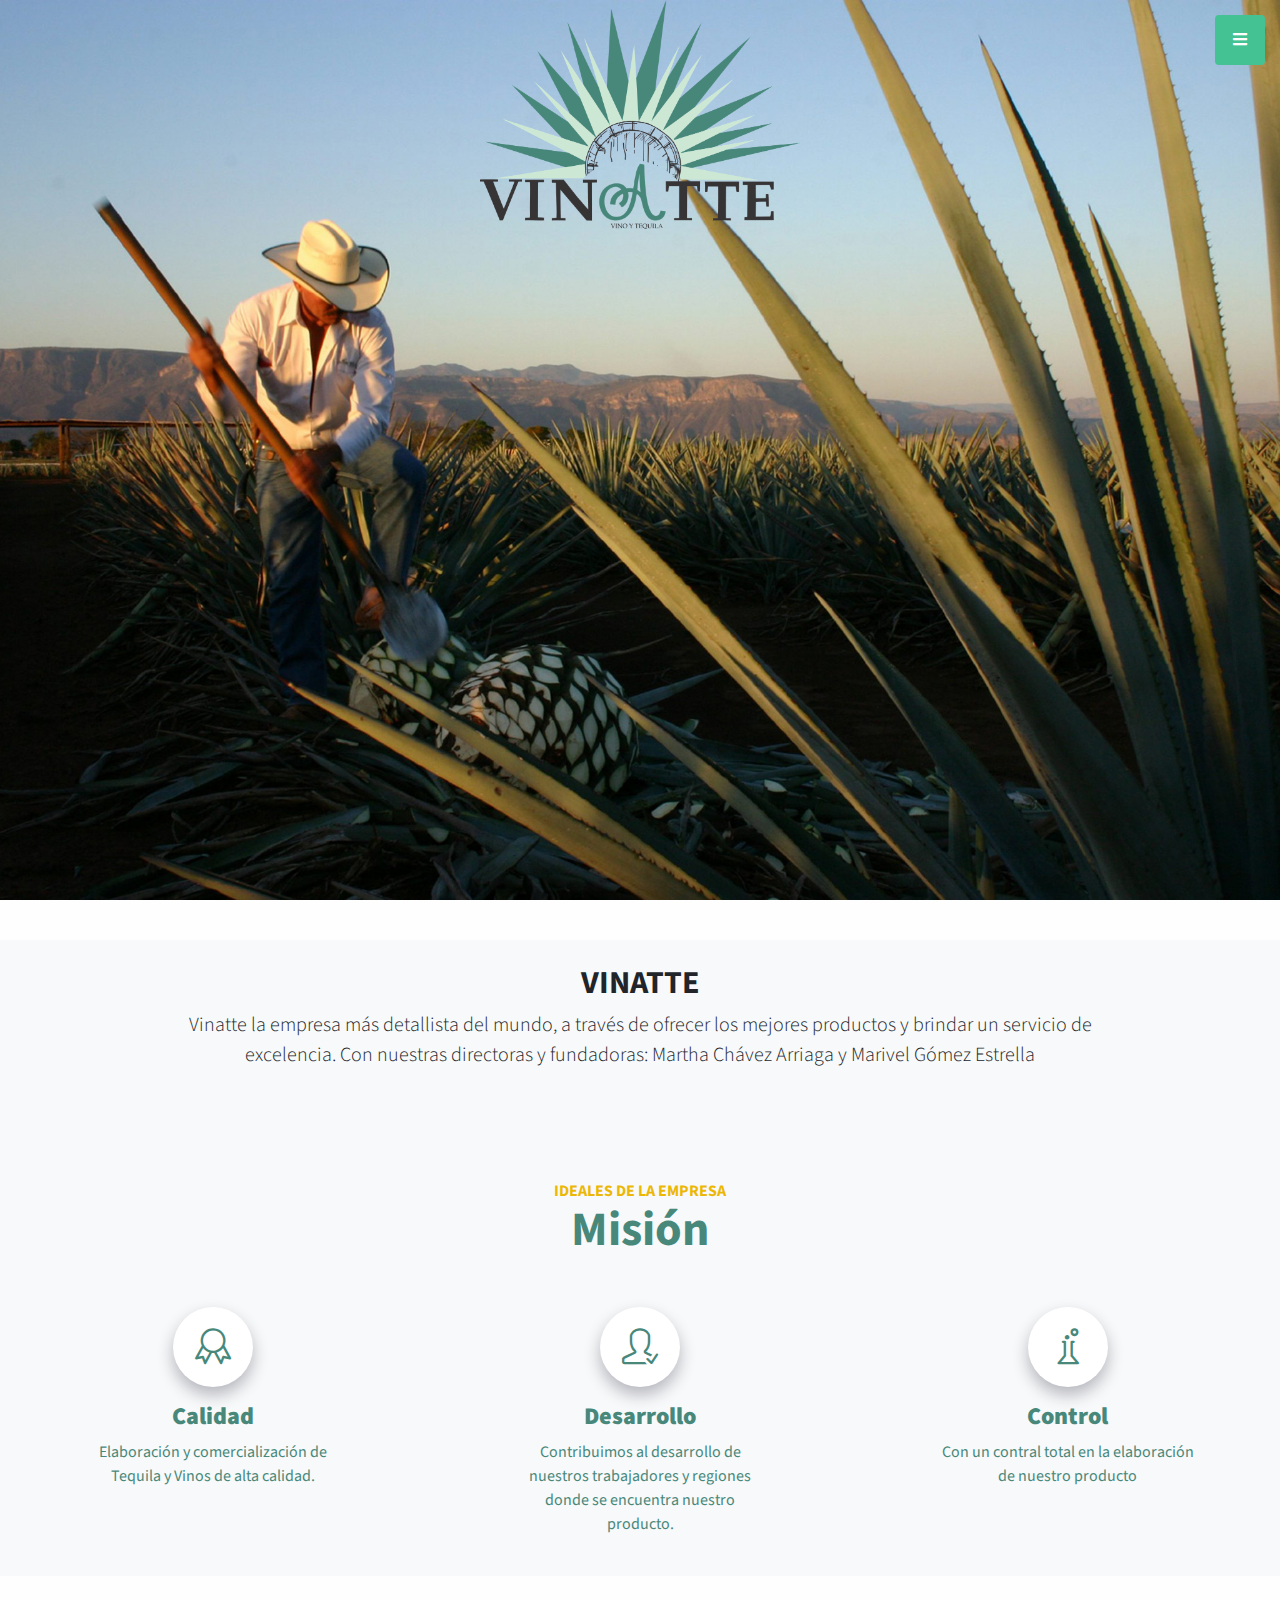
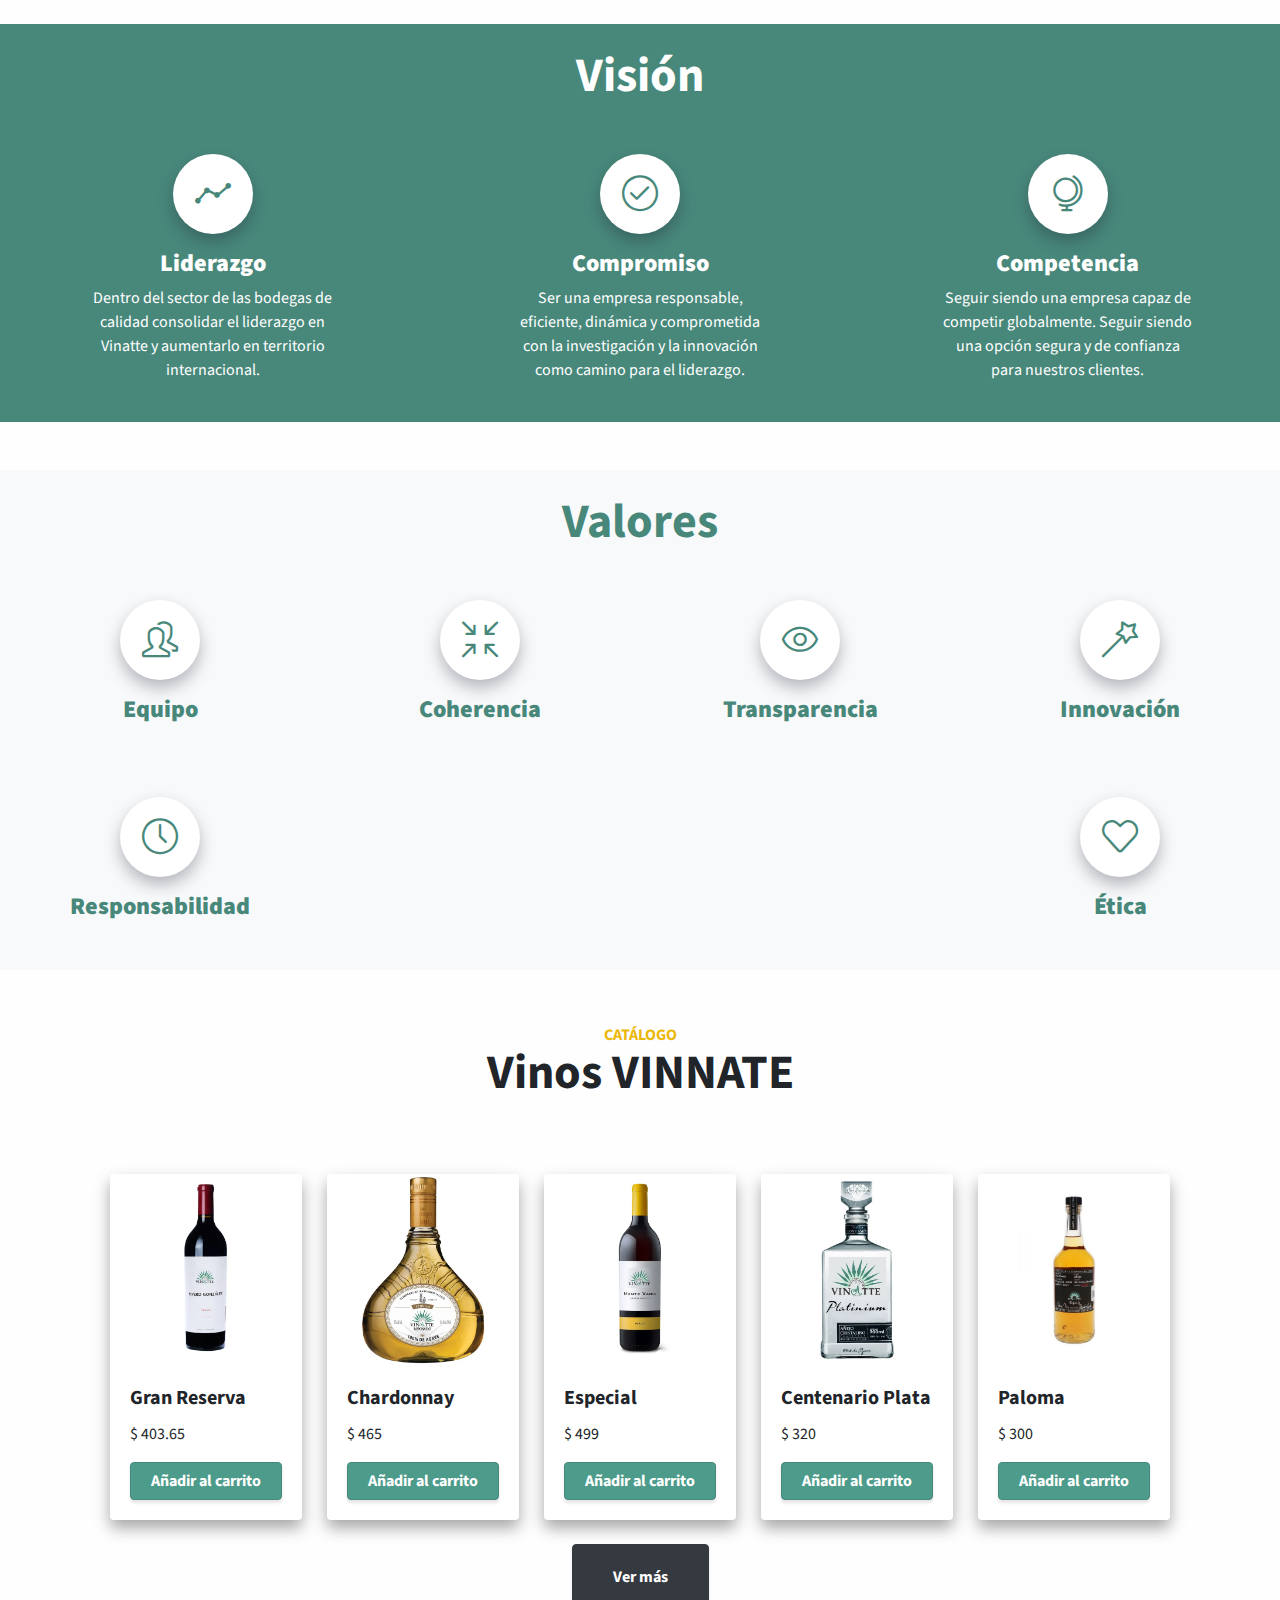
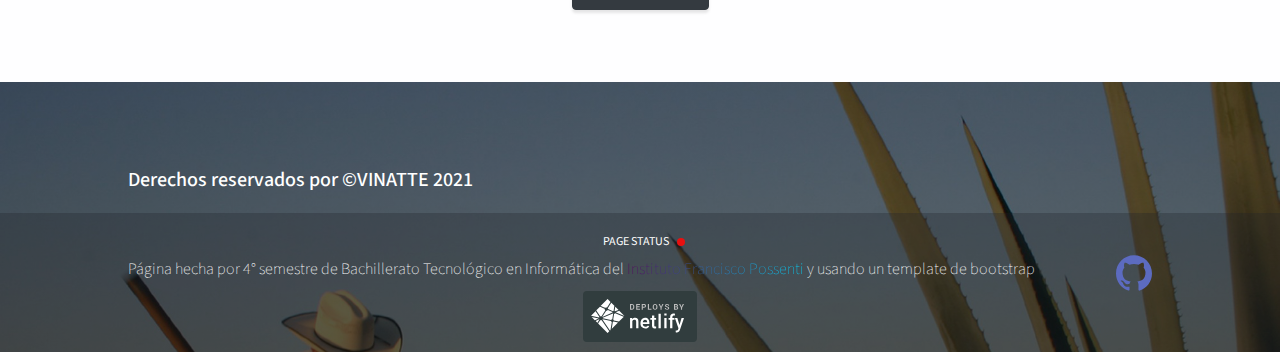
<file: index.html>
<!DOCTYPE html>
<html lang="en">
<head>
  <meta charset="utf-8">
  <meta name="viewport" content="width=device-width, initial-scale=1, shrink-to-fit=no">
  <meta name="description" content="">
  <meta name="author" content="">

  <link rel="shortcut icon" href="img/LogoVINATTE.png" type="image/x-icon">
  <!-- Bootstrap Core CSS -->
  <link href="vendor/bootstrap/css/bootstrap.min.css" rel="stylesheet">
  
  <!-- Custom Fonts -->
  <link href="vendor/fontawesome-free/css/all.min.css" rel="stylesheet" type="text/css">
  <link href="https://fonts.googleapis.com/css?family=Source+Sans+Pro:300,400,700,300italic,400italic,700italic" rel="stylesheet" type="text/css">
  <link href="vendor/simple-line-icons/css/simple-line-icons.css" rel="stylesheet">

  <!-- Custom CSS -->
  <link rel="stylesheet" href="css/responsive.css">
  <link rel="stylesheet" href="css/style.css">
  <link href="css/vinatte.css" rel="stylesheet">
  <title>VINATTE</title>
</head>

<body id="page-top">

  <!-- Navigation -->
  <a class="menu-toggle rounded" href="#">
    <i class="fas fa-bars"></i>
  </a>
  <nav id="sidebar-wrapper">
    <ul class="sidebar-nav">
      <li class="sidebar-brand"><a class="js-scroll-trigger" href="#page-top">Home</a></li>
      <li class="sidebar-nav-item"><a class="js-scroll-trigger" href="#about">Acerca de</a></li>
      <li class="sidebar-nav-item"><a class="js-scroll-trigger" href="#mision">Misión</a></li>
      <li class="sidebar-nav-item"><a class="js-scroll-trigger" href="#vision">Visión</a></li>
      <li class="sidebar-nav-item"><a class="js-scroll-trigger" href="#valores">Valores</a></li>
      <li class="sidebar-nav-item"><a class="js-scroll-trigger" href="#portfolio">Catálogo</a></li>
      <!-- <li class="sidebar-nav-item"><a class="js-scroll-trigger" href="#portfolio">Contacto</a></li> -->
    </ul>
  </nav>

  <!-- Header -->
  <header class="masthead d-flex">
    <div class="center-top">
      <div>
        <img src="/img/LogoVINATTE.png" alt="" class="logo-header">
      </div>
    </div>
    <div class="overlay"></div>
  </header>

  <!-- General -->
  <section class="content-section bg-light" id="about" style="margin-top: 2.5rem;">
    <div class="container text-center">
      <div class="row">
        <div class="col-lg-10 mx-auto">
          <h2>VINATTE</h2>
          <p class="lead mb-5">Vinatte la empresa más detallista del
            mundo, a través de ofrecer los mejores
            productos y brindar un servicio de excelencia.
            Con nuestras directoras y fundadoras:
            Martha Chávez Arriaga y 
            Marivel Gómez Estrella
          <!-- <a class="btn btn-dark btn-xl js-scroll-trigger" style="margin-top: 1.5rem;" href="#services">What We Offer</a> -->
        </div>
      </div>
    </div>
  </section>

  <!-- Ideales -->
  <section class="content-section bg-primary text-white text-center" id="mision">
    <div class="container">
      <div class="content-section-heading">
        <h3 class="text-secondary mb-0">Ideales de la empresa</h3>
        <!-- MISIÓN -->
        <h2 class="mb-5" style="color: #48887b">Misión</h2>
      </div>
      <div class="row ideals-order">
        <div class="col-lg-3 col-md-6 mb-5 mb-lg-0">
          <span class="service-icon rounded-circle mx-auto mb-3"><i class="icon-badge"></i>
          </span>
          <h4 style="color: #48887b"><strong>Calidad</strong></h4>
          <p class="text-faded mb-0">Elaboración y comercialización de Tequila y Vinos de alta calidad.</p>
        </div>
        <div class="col-lg-3 col-md-6 mb-5 mb-md-0">
          <span class="service-icon rounded-circle mx-auto mb-3"><i class="icon-user-following"></i>
          </span>
          <h4 style="color: #48887b"><strong>Desarrollo</strong></h4>
          <p class="text-faded mb-0">Contribuimos al desarrollo de nuestros trabajadores y regiones donde se encuentra nuestro producto.</p>
        </div>
        <div class="col-lg-3 col-md-6">
          <span class="service-icon rounded-circle mx-auto mb-3"><i class="icon-chemistry"></i>
          </span>
          <h4 style="color: #48887b"><strong>Control</strong></h4>
          <p class="text-faded mb-0">Con un contral total en la elaboración de nuestro producto</p>
        </div>
      </div>
    </div>
  </section>

    <!-- VISIÓN -->
    <section class="content-section bg-primary text-white text-center" style="background-color: #48887b !important; margin: 3rem 0;" id="vision">
      <div class="container">
        <div class="content-section-heading">
          <h2 class="mb-5">Visión</h2>
        </div>
        <div class="row ideals-order">
          <div class="col-lg-3 col-md-6 mb-5 mb-lg-0">
            <span class="service-icon rounded-circle mx-auto mb-3">
              <i class="icon-graph"></i>
            </span>
            <h4><strong>Liderazgo</strong></h4>
            <p class="text-faded mb-0" style="color: #fff">Dentro del sector de las bodegas de calidad consolidar el liderazgo en Vinatte y aumentarlo en territorio internacional.</p>
          </div>
          <div class="col-lg-3 col-md-6 mb-5 mb-md-0">
            <span class="service-icon rounded-circle mx-auto mb-3">
              <i class="icon-check"></i>
            </span>
            <h4><strong>Compromiso</strong></h4>
            <p class="text-faded mb-0" style="color: #fff">Ser una empresa responsable, eficiente, dinámica y comprometida con la investigación y la innovación como camino para el liderazgo.</p>
          </div>
          <div class="col-lg-3 col-md-6">
            <span class="service-icon rounded-circle mx-auto mb-3">
              <i class="icon-globe-alt"></i>
            </span>
            <h4><strong>Competencia</strong></h4>
            <p class="text-faded mb-0" style="color: #fff">Seguir siendo una empresa capaz de competir globalmente. Seguir siendo una opción segura y de confianza para nuestros clientes.</p>
          </div>
        </div>
      </div>
    </section>
    
    <!-- VALORES -->
    <section class="content-section bg-primary text-white text-center" id="valores">
        <div class="content-section-heading">
          <h2 class="mb-5" style="color: #48887b">Valores</h2>
        </div>
        <div class="ideals-order idea-mb" style="">
          <div class="col-lg-3 col-md-6 mb-5 mb-lg-0 mbicon">
            <span class="service-icon rounded-circle mx-auto mb-3"><i class="icon-people"></i></span>
            <h4 style="color: #48887b"><strong>Equipo</strong></h4>
          </div>
          <div class="col-lg-3 col-md-6 mb-5 mb-md-0 mbicon">
            <span class="service-icon rounded-circle mx-auto mb-3"><i class="icon-size-actual"></i>
            </span>
            <h4 style="color: #48887b"><strong>Coherencia</strong></h4>
          </div>
          <div class="col-lg-3 col-md-6 mbicon">
            <span class="service-icon rounded-circle mx-auto mb-3"><i class="icon-eye"></i>
            </span>
            <h4 style="color: #48887b"><strong>Transparencia</strong></h4>
          </div>
          <div class="col-lg-3 col-md-6 mbicon">
            <span class="service-icon rounded-circle mx-auto mb-3"><i class="icon-magic-wand"></i>
            </span>
            <h4 style="color: #48887b"><strong>Innovación</strong></h4>
          </div>
          <div class="col-lg-3 col-md-6 mbicon" style="margin-top: 5%;">
            <span class="service-icon rounded-circle mx-auto mb-3"><i class="icon-clock"></i>
            </span>
            <h4 style="color: #48887b"><strong>Responsabilidad</strong></h4>
          </div>
          <div class="col-lg-3 col-md-6 mbicon" style="margin-top: 5%;">
            <span class="service-icon rounded-circle mx-auto mb-3"><i class="icon-heart"></i>
            </span>
            <h4 style="color: #48887b"><strong>Ética</strong></h4>
          </div>
        </div>
    </section>

  <!-- Catálogo -->
  <section class="content-section" id="portfolio" style="margin-top: 2rem;">
    <div class="container">
      <div class="content-section-heading text-center">
        <h3 class="text-secondary mb-0">Catálogo</h3>
        <h2 class="mb-5">Vinos VINNATE</h2>
      </div>
      <div class="cards-Layout" id="cardsP"> 
      
      </div>
      <div class="container text-center" style="margin-top: 1.5rem;">
        <a href="catalogo.html" class="btn btn-xl btn-dark">Ver más</a>
      </div>
    </div>
  </section>

  <!-- Footer -->
  <footer class="" style="margin-top: 2rem;">
    <div class="mainfooter">
       <h5 style="color: white; padding: 0 10%; padding-bottom: 1%; font-weight: 500;"> Derechos reservados por &copyVINATTE 2021</h5>
      <div class="fot">
        <a class="NVGIK" style="margin-top: 1rem;"><span class="caption__Caption-w9tm9f-0 jwJece">Page status</span><span class="server-icon"></span></a>
        <div class="footerdis">
          <h6 style="color:white; font-weight: 100;">Página hecha por 4° semestre de Bachillerato Tecnológico en Informática del <span style="background: linear-gradient(90deg, rgb(85, 6, 92),rgb(0, 217, 255)); -webkit-background-clip: text; color: transparent;">Instituto Francisco Possenti</span> y usando un template de bootstrap</h6>
          <a href="https://github.com/Fabian137/VINATTE" target="_blank" rel="noopener noreferrer"><img  class="img-z" src="img/icons/github.svg" alt="github page"></a>
        </div>
        <div class="footerdis" style="justify-content: center; padding-bottom: 1%;">
          <a href="https://www.netlify.com" class="externalLink__ExternalLink-sc-1lixk38-0 bQJGkk mt" rel="nofollow noopener noreferrer" target="_blank"><svg width="114px" height="51px" viewBox="0 0 114 51" version="1.1"><g id="Page-1" stroke="none" stroke-width="1" fill="none" fill-rule="evenodd"><g id="netlify-callout-vertical"><rect id="Background" fill="#313D3E" x="0" y="0" width="114" height="51" rx="4"></rect><g id="Group" transform="translate(8.000000, 8.000000)" fill="#FFFFFF"><path d="M23.6161838,12.0243902 C23.7871091,12.1101766 23.9295469,12.2245585 24.0434971,12.353238 C24.0577409,12.3675357 24.0577409,12.3675357 24.0719847,12.3675357 L24.0862285,12.3675357 L27.3622974,10.9520606 C27.3765412,10.9377628 27.3907849,10.9234651 27.3907849,10.9091674 C27.3907849,10.8948696 27.3907849,10.8805719 27.3765412,10.8662742 L24.3141289,7.79226241 C24.2998851,7.77796468 24.2856414,7.77796468 24.2856414,7.77796468 L24.2713976,7.77796468 C24.2571538,7.77796468 24.24291,7.79226241 24.24291,7.82085786 L23.5734525,11.9814971 C23.5876962,11.9957948 23.60194,12.0243902 23.6161838,12.0243902 Z M16.8219017,9.23633305 C16.9785833,9.47939445 17.0782897,9.76534903 17.1067773,10.0513036 C17.1067773,10.0656013 17.1210211,10.0798991 17.1352648,10.0941968 L22.0066369,12.195963 L22.0208807,12.195963 C22.0351244,12.195963 22.0493682,12.195963 22.0493682,12.1816653 C22.191806,12.0672834 22.3627313,11.9814971 22.5479004,11.9243061 C22.5621442,11.9243061 22.576388,11.9100084 22.576388,11.881413 L23.3740396,6.86291001 C23.3740396,6.84861228 23.3740396,6.83431455 23.3597958,6.82001682 L20.3116273,3.74600505 C20.2973835,3.73170732 20.2973835,3.73170732 20.2831398,3.73170732 C20.268896,3.73170732 20.2546522,3.74600505 20.2546522,3.76030278 L16.8219017,9.16484441 C16.8076579,9.19343987 16.8076579,9.22203532 16.8219017,9.23633305 Z M33.4586343,16.9714045 L28.2311678,11.7098402 C28.2169241,11.6955425 28.2026803,11.6955425 28.2026803,11.6955425 L28.1884365,11.6955425 L24.6417358,13.2253995 C24.627492,13.2396972 24.6132482,13.253995 24.6132482,13.2682927 C24.6132482,13.2825904 24.627492,13.3111859 24.6417358,13.3111859 L33.3874154,17.0714886 L33.4016592,17.0714886 C33.415903,17.0714886 33.4301468,17.0714886 33.4301468,17.0571909 L33.4586343,17.0285955 C33.4871219,17.0285955 33.4871219,16.9857023 33.4586343,16.9714045 Z M32.5897639,17.8292683 L24.2001787,14.2262405 L24.1859349,14.2262405 C24.1716911,14.2262405 24.1574474,14.2262405 24.1432036,14.2405383 C23.9153031,14.5550883 23.5734525,14.7552565 23.1746267,14.8124474 C23.1603829,14.8124474 23.1318953,14.8267452 23.1318953,14.8553406 L22.2345373,20.4457527 C22.2345373,20.4600505 22.2345373,20.4743482 22.2487811,20.4886459 C22.5621442,20.7317073 22.7473133,21.0891505 22.7900447,21.489487 C22.7900447,21.5180824 22.8042884,21.5323802 22.832776,21.5323802 L27.9035609,22.6047098 L27.9178047,22.6047098 C27.9320485,22.6047098 27.9462923,22.6047098 27.9462923,22.5904121 L32.5897639,17.9150547 C32.6040077,17.9007569 32.6040077,17.8864592 32.6040077,17.8721615 C32.6040077,17.8578638 32.6040077,17.843566 32.5897639,17.8292683 Z M21.4796171,13.0538267 L16.8931206,11.0807401 L16.8788768,11.0807401 C16.8646331,11.0807401 16.8503893,11.0950378 16.8361455,11.1093356 C16.5227824,11.5954584 15.9957626,11.881413 15.4260115,11.881413 C15.3405488,11.881413 15.2550862,11.8671152 15.1553797,11.8528175 L15.1411359,11.8528175 C15.1268922,11.8528175 15.1126484,11.8671152 15.0984046,11.881413 L11.3238034,17.8149706 C11.3095597,17.8292683 11.3095597,17.8578638 11.3238034,17.8721615 C11.3380472,17.8864592 11.352291,17.8864592 11.3665348,17.8864592 L11.3807786,17.8864592 L21.4511295,13.5256518 C21.4653733,13.5113541 21.4796171,13.4970563 21.4796171,13.4827586 L21.4796171,13.4255677 L21.4796171,13.3540791 C21.4796171,13.2682927 21.4938609,13.1825063 21.5081047,13.1110177 C21.5081047,13.0824222 21.4938609,13.0681245 21.4796171,13.0538267 Z M27.0062029,23.4339781 L22.5479004,22.5046257 L22.5336567,22.5046257 C22.5194129,22.5046257 22.5051691,22.5189235 22.4909253,22.5189235 C22.32,22.7333894 22.1063433,22.9049622 21.8499553,23.0050463 C21.8357116,23.0050463 21.8214678,23.0336417 21.8214678,23.0479394 L20.7531844,29.7106812 C20.7531844,29.7392767 20.7674282,29.7535744 20.781672,29.7678722 L20.8101595,29.7678722 C20.8244033,29.7678722 20.8386471,29.7678722 20.8386471,29.7535744 L27.0204467,23.5340622 C27.0346905,23.5197645 27.0346905,23.5054668 27.0346905,23.491169 C27.0346905,23.4482759 27.0204467,23.4339781 27.0062029,23.4339781 Z M20.781672,22.9764508 C20.3543586,22.804878 20.0409955,22.4188394 19.9270453,21.9756098 C19.9270453,21.961312 19.9128015,21.9470143 19.884314,21.9327166 L11.6229228,20.2026913 C11.6229228,20.2026913 11.6229228,20.2026913 11.608679,20.2026913 C11.5944352,20.2026913 11.5801914,20.2169891 11.5659477,20.2312868 C11.5232163,20.3027754 11.4947288,20.3599664 11.4519974,20.4171573 C11.4377537,20.431455 11.4377537,20.4600505 11.4519974,20.4743482 L18.9727122,31.5121951 C18.986956,31.5264929 18.986956,31.5264929 19.0011997,31.5264929 C19.0154435,31.5264929 19.0296873,31.5264929 19.0296873,31.5121951 L19.4854882,31.0546678 C19.4854882,31.0403701 19.499732,31.0403701 19.499732,31.0260723 L20.781672,23.019344 C20.8101595,23.019344 20.8101595,22.9907485 20.781672,22.9764508 Z M11.7938481,19.1875526 C11.7938481,19.216148 11.8080919,19.2304458 11.8365795,19.2304458 L20.0267518,20.9461733 L20.0409955,20.9461733 C20.0552393,20.9461733 20.0694831,20.9318755 20.0837269,20.9175778 C20.3258711,20.4886459 20.7531844,20.2026913 21.2374729,20.1740959 C21.2659604,20.1740959 21.2802042,20.1597981 21.2802042,20.1312027 L22.1633184,14.626577 C22.1633184,14.6122792 22.1633184,14.5836838 22.1348309,14.5836838 C22.0778558,14.5407906 22.0208807,14.4978974 21.9496618,14.4264087 C21.935418,14.412111 21.9211742,14.412111 21.9211742,14.412111 L21.9069304,14.412111 L11.7796043,18.8015139 C11.7511168,18.8158116 11.7511168,18.8301093 11.7511168,18.8587048 C11.7653606,18.9730866 11.7938481,19.0731707 11.7938481,19.1875526 Z M8.36109764,20.5744323 C8.31836631,20.5172414 8.27563497,20.4600505 8.23290364,20.3885618 C8.21865986,20.3742641 8.20441608,20.3599664 8.1901723,20.3599664 L8.17592853,20.3599664 L4.6434716,21.8898234 C4.62922782,21.8898234 4.61498405,21.9041211 4.61498405,21.9184188 C4.61498405,21.9327166 4.61498405,21.9470143 4.62922782,21.961312 L6.35272495,23.6913373 C6.36696873,23.705635 6.38121251,23.705635 6.38121251,23.705635 C6.39545629,23.705635 6.40970006,23.6913373 6.42394384,23.6770395 L8.37534142,20.6030278 C8.37534142,20.6030278 8.37534142,20.58873 8.36109764,20.5744323 Z M10.6970772,21.1320437 C10.6828334,21.117746 10.6685897,21.1034483 10.6543459,21.1034483 L10.6401021,21.1034483 C10.3837141,21.2178301 10.1273261,21.275021 9.85669432,21.275021 C9.64303765,21.275021 9.44362476,21.2464256 9.22996809,21.1749369 L9.21572431,21.1749369 C9.20148054,21.1749369 9.18723676,21.1892347 9.17299298,21.2035324 L7.12188896,24.4348192 L7.10764518,24.4491169 C7.0934014,24.4634146 7.0934014,24.4920101 7.10764518,24.5063078 L16.5370262,33.9857023 C16.5512699,34 16.5655137,34 16.5655137,34 C16.5797575,34 16.5940013,34 16.5940013,33.9857023 L18.2462795,32.312868 C18.2605233,32.2985702 18.2605233,32.2699748 18.2462795,32.255677 L10.6970772,21.1320437 Z M9.37240587,17.4003364 C9.38664965,17.4146341 9.40089343,17.4289319 9.4151372,17.4289319 L9.42938098,17.4289319 C9.57181876,17.4003364 9.72850032,17.371741 9.8709381,17.371741 C10.0276197,17.371741 10.198545,17.4003364 10.3552265,17.4432296 L10.3694703,17.4432296 C10.3837141,17.4432296 10.3979579,17.4289319 10.4122017,17.4146341 L14.2295341,11.4095879 C14.2437779,11.3952902 14.2437779,11.3666947 14.2295341,11.352397 C13.9304148,11.0378469 13.7594895,10.6232128 13.7594895,10.1799832 C13.7594895,10.0513036 13.7737332,9.92262405 13.8022208,9.79394449 C13.8022208,9.76534903 13.787977,9.7510513 13.7737332,9.73675357 C13.2894448,9.52228764 9.00206765,7.6921783 9.00206765,7.67788057 L8.98782387,7.67788057 C8.97358009,7.67788057 8.95933631,7.67788057 8.95933631,7.6921783 L5.32717294,11.352397 C5.31292916,11.3666947 5.31292916,11.3952902 5.32717294,11.4095879 L9.37240587,17.4003364 Z M9.78547543,6.93439865 C9.78547543,6.93439865 14.1155839,8.79310345 14.300753,8.87888982 L14.3149968,8.87888982 C14.3292406,8.87888982 14.3292406,8.87888982 14.3434844,8.86459209 C14.6426037,8.6215307 15.0271857,8.47855341 15.4117677,8.47855341 C15.5969368,8.47855341 15.7821059,8.50714886 15.967275,8.56433978 L15.9815188,8.56433978 C15.9957626,8.56433978 16.0100064,8.55004205 16.0242502,8.53574432 L19.5424633,3.00252313 C19.5567071,2.9882254 19.5567071,2.95962994 19.5424633,2.94533221 L16.6224888,0.0142977292 C16.6082451,0 16.6082451,0 16.5940013,0 C16.5797575,0 16.5655137,0 16.5655137,0.0142977292 L9.78547543,6.84861228 C9.77123165,6.86291001 9.77123165,6.87720774 9.77123165,6.89150547 C9.75698787,6.92010093 9.77123165,6.92010093 9.78547543,6.93439865 Z M8.10470964,18.4440706 C8.11895341,18.4440706 8.13319719,18.4297729 8.14744097,18.4154752 C8.23290364,18.2439024 8.36109764,18.0866274 8.48929164,17.9436501 C8.50353542,17.9293524 8.50353542,17.9007569 8.48929164,17.8864592 C8.44656031,17.8292683 4.58649649,12.1673675 4.58649649,12.1530698 C4.57225271,12.1387721 4.57225271,12.1387721 4.54376516,12.1244743 C4.52952138,12.1244743 4.5152776,12.1244743 4.5152776,12.1387721 L0.0142437779,16.6568545 C0,16.6711522 0,16.68545 0,16.6997477 C0,16.7140454 0.0142437779,16.7283431 0.0427313338,16.7283431 L8.10470964,18.4440706 C8.09046586,18.4440706 8.09046586,18.4440706 8.10470964,18.4440706 Z M7.73437141,19.430614 C7.73437141,19.4020185 7.72012763,19.3877208 7.69164008,19.3877208 L0.697945118,17.9150547 C0.697945118,17.9150547 0.697945118,17.9150547 0.68370134,17.9150547 C0.669457562,17.9150547 0.655213784,17.9293524 0.640970006,17.9436501 C0.626726228,17.9579479 0.640970006,17.9865433 0.655213784,18.000841 L3.77460115,21.1463415 C3.78884493,21.1606392 3.8030887,21.1606392 3.8030887,21.1606392 L3.81733248,21.1606392 L7.69164008,19.4878049 C7.72012763,19.4592094 7.73437141,19.4449117 7.73437141,19.430614 Z" id="Combined-Shape-Copy">
          </path><path d="M67.5018666,14.7649667 L69.7772159,14.7649667 L69.7772159,29.3120637 L67.5018666,29.3120637 L67.5018666,14.7649667 Z M44.2221988,18.869426 C42.9991985,18.869426 42.0179541,19.3301306 41.2642447,20.237579 L41.19314,19.0509157 L39.06,19.0509157 L39.06,29.298103 L41.3353493,29.298103 L41.3353493,22.0105937 C41.7904192,21.172949 42.473024,20.7541266 43.3831637,20.7541266 C44.0088848,20.7541266 44.4639547,20.9076948 44.7483733,21.228792 C45.032792,21.5359284 45.1607804,22.0245545 45.1607804,22.6667488 L45.1607804,29.298103 L47.4361297,29.298103 L47.4361297,22.5271413 C47.4076878,20.0979716 46.3411178,18.869426 44.2221988,18.869426 Z M54.0488637,18.869426 C53.1813868,18.869426 52.3992354,19.0927979 51.6881888,19.5395418 C50.9771421,19.9862856 50.4367466,20.6145192 50.0385605,21.4242424 C49.6545953,22.2339657 49.4555022,23.1414141 49.4555022,24.1605486 L49.4555022,24.4397635 C49.4555022,25.9614848 49.9105721,27.1900304 50.8064909,28.1114396 C51.7024097,29.0328488 52.8685262,29.4935534 54.3190614,29.4935534 C55.1580965,29.4935534 55.9260269,29.3260245 56.6086317,28.9909666 C57.2912365,28.6559087 57.831632,28.1812433 58.2298181,27.5669705 L57.0068178,26.3803071 C56.3526549,27.2319126 55.4993989,27.6646957 54.4612708,27.6646957 C53.7217822,27.6646957 53.0960612,27.4134023 52.6125494,26.9247762 C52.1148168,26.4361501 51.844619,25.7660343 51.7735144,24.9144288 L58.4004693,24.9144288 L58.4004693,23.9930196 C58.4004693,22.3596124 58.0165041,21.1031453 57.2770156,20.2096576 C56.4948642,19.3161698 55.4282942,18.869426 54.0488637,18.869426 Z M56.12512,23.2251786 L51.7877353,23.2251786 C51.8872818,22.4294161 52.1432586,21.8151433 52.5272238,21.3823602 C52.911189,20.9356163 53.4231426,20.7262051 54.0488637,20.7262051 C54.6745848,20.7262051 55.1723174,20.9216556 55.5278408,21.3125565 C55.8833641,21.7034573 56.0824572,22.2898087 56.1393409,23.0576497 L56.1393409,23.2251786 L56.12512,23.2251786 Z M63.5200053,27.3296378 C63.363575,27.1621089 63.2924703,26.8689332 63.2924703,26.4780324 L63.2924703,20.7541266 L65.0843079,20.7541266 L65.0843079,19.0509157 L63.2924703,19.0509157 L63.2924703,16.5659029 L61.017121,16.5659029 L61.017121,19.0509157 L59.3532718,19.0509157 L59.3532718,20.7541266 L61.017121,20.7541266 L61.017121,26.5617968 C61.017121,28.5163012 61.8988189,29.4935534 63.6479937,29.4935534 C64.1315054,29.4935534 64.6292381,29.4237497 65.1554126,29.2701815 L65.1554126,27.483206 C64.8852149,27.5530098 64.6150171,27.5809313 64.3590403,27.5809313 C63.9466333,27.594892 63.6764355,27.5111275 63.5200053,27.3296378 Z M73.3040074,19.0648764 L75.5793567,19.0648764 L75.5793567,29.3120637 L73.3040074,29.3120637 L73.3040074,19.0648764 Z M88.4919641,26.0173277 L86.3446032,19.0648764 L83.8843818,19.0648764 L87.453836,29.2562207 L87.1267545,30.1357477 C86.9561033,30.6383346 86.7285684,30.9873532 86.4299288,31.1967644 C86.1455102,31.4061756 85.7046612,31.5178615 85.1358239,31.5178615 L84.7091959,31.4899401 L84.7091959,33.2769155 C85.107382,33.3886015 85.4771263,33.4444444 85.8042078,33.4444444 C87.2831848,33.4444444 88.3355339,32.5788782 88.9612549,30.8617065 L93,19.0648764 L90.5682204,19.0648764 L88.4919641,26.0173277 Z M80.0447298,15.4909255 C79.4190087,16.1051983 79.1061482,16.9847253 79.1061482,18.1295064 L79.1061482,19.0648764 L77.5560664,19.0648764 L77.5560664,20.7680874 L79.1061482,20.7680874 L79.1061482,29.3120637 L81.3814975,29.3120637 L81.3814975,20.7680874 L83.4435328,20.7680874 L83.4435328,19.0648764 L81.3814975,19.0648764 L81.3814975,18.1574279 C81.3814975,17.0266075 81.921893,16.4681777 83.0169048,16.4681777 C83.3439863,16.4681777 83.6426259,16.4960992 83.8843818,16.5379814 L83.9412655,14.7370452 C83.4861956,14.6253593 83.0737886,14.5695163 82.6613815,14.5695163 C81.5521487,14.5555556 80.6704508,14.8766527 80.0447298,15.4909255 Z M75.5793567,14.5555556 L75.5793567,16.5659029 L73.3040074,16.5659029 L73.3040074,14.5555556 L75.5793567,14.5555556 Z" id="Combined-Shape">
              </path></g><path d="M47,18.7088317 L47,13.0811682 L48.9325768,13.0811682 C49.6205775,13.0811682 50.187461,13.3008356 50.6332443,13.7401769 C51.0790276,14.1795182 51.3019159,14.7431808 51.3019159,15.4311816 L51.3019159,16.3626836 C51.3019159,17.0532611 51.0790276,17.6169237 50.6332443,18.0536882 C50.187461,18.4904527 49.6205775,18.7088317 48.9325768,18.7088317 L47,18.7088317 Z M48.1286248,13.9508278 L48.1286248,17.8430374 L48.8745995,17.8430374 C49.2791542,17.8430374 49.5960936,17.70647 49.8254272,17.4333311 C50.0547608,17.1601922 50.1694259,16.8033133 50.1694259,16.3626836 L50.1694259,15.4234513 C50.1694259,14.9879751 50.0547608,14.6336729 49.8254272,14.360534 C49.5960936,14.0873952 49.2791542,13.9508278 48.8745995,13.9508278 L48.1286248,13.9508278 Z M56.6358277,16.2351335 L54.3051401,16.2351335 L54.3051401,17.8430374 L57.0300734,17.8430374 L57.0300734,18.7088317 L53.1765153,18.7088317 L53.1765153,13.0811682 L57.0223431,13.0811682 L57.0223431,13.9508278 L54.3051401,13.9508278 L54.3051401,15.3654739 L56.6358277,15.3654739 L56.6358277,16.2351335 Z M59.84004,16.6680307 L59.84004,18.7088317 L58.7114151,18.7088317 L58.7114151,13.0811682 L60.9532042,13.0811682 C61.5999764,13.0811682 62.1088832,13.2460798 62.4799398,13.5759079 C62.8509964,13.905736 63.0365219,14.3399172 63.0365219,14.8784646 C63.0365219,15.417012 62.8509964,15.8499049 62.4799398,16.1771562 C62.1088832,16.5044075 61.5999764,16.6680307 60.9532042,16.6680307 L59.84004,16.6680307 Z M59.84004,15.7983711 L60.9532042,15.7983711 C61.2675716,15.7983711 61.5059203,15.7126944 61.6682576,15.5413384 C61.8305948,15.3699824 61.9117623,15.1516034 61.9117623,14.8861949 C61.9117623,14.6156328 61.831239,14.3921003 61.6701902,14.2155908 C61.5091413,14.0390812 61.2701484,13.9508278 60.9532042,13.9508278 L59.84004,13.9508278 L59.84004,15.7983711 Z M65.9856341,17.8430374 L68.4902535,17.8430374 L68.4902535,18.7088317 L64.8570092,18.7088317 L64.8570092,13.0811682 L65.9856341,13.0811682 L65.9856341,17.8430374 Z M74.4271293,16.4013351 C74.4271293,17.0919126 74.2087503,17.6626613 73.7719858,18.1135981 C73.3352213,18.5645349 72.7676936,18.79 72.0693857,18.79 C71.3762314,18.79 70.813213,18.5645349 70.3803136,18.1135981 C69.9474142,17.6626613 69.7309678,17.0919126 69.7309678,16.4013351 L69.7309678,15.3886649 C69.7309678,14.7006641 69.9467701,14.1305597 70.378381,13.6783344 C70.809992,13.2261092 71.3723662,13 72.0655205,13 C72.7638284,13 73.3320003,13.2261092 73.7700532,13.6783344 C74.2081061,14.1305597 74.4271293,14.7006641 74.4271293,15.3886649 L74.4271293,16.4013351 Z M73.2985045,15.3809346 C73.2985045,14.9428816 73.1889929,14.583426 72.9699665,14.3025567 C72.75094,14.0216875 72.449461,13.881255 72.0655205,13.881255 C71.68158,13.881255 71.3839662,14.0210433 71.1726701,14.3006242 C70.961374,14.580205 70.8557275,14.9403049 70.8557275,15.3809346 L70.8557275,16.4013351 C70.8557275,16.8471184 70.9626623,17.2104392 71.1765352,17.4913084 C71.3904081,17.7721776 71.688022,17.9126101 72.0693857,17.9126101 C72.455903,17.9126101 72.7573819,17.7721776 72.9738316,17.4913084 C73.1902813,17.2104392 73.2985045,16.8471184 73.2985045,16.4013351 L73.2985045,15.3809346 Z M78.0642388,15.6746862 L78.0874297,15.6746862 L79.3165485,13.0811682 L80.5533976,13.0811682 L78.6208209,16.7298731 L78.6208209,18.7088317 L77.4960612,18.7088317 L77.4960612,16.6718958 L75.5982708,13.0811682 L76.83512,13.0811682 L78.0642388,15.6746862 Z M85.0524363,17.2400734 C85.0524363,17.0236237 84.9757782,16.8496936 84.8224597,16.7182777 C84.6691412,16.5868618 84.4005157,16.4631781 84.0165752,16.3472229 C83.3466119,16.1539643 82.8402819,15.9246342 82.4975699,15.6592256 C82.1548579,15.3938171 81.9835044,15.0304963 81.9835044,14.5692523 C81.9835044,14.1080084 82.1799811,13.7311597 82.5729404,13.4386949 C82.9658996,13.1462302 83.4677203,13 84.0784176,13 C84.6968453,13 85.2005986,13.1642674 85.5896927,13.4928071 C85.9787867,13.8213468 86.166889,14.2265396 86.1540051,14.7083979 L86.1462748,14.7315888 L85.0524363,14.7315888 C85.0524363,14.4713338 84.9654712,14.260685 84.7915385,14.0996362 C84.6176057,13.9385873 84.3734593,13.8580641 84.0590919,13.8580641 C83.7576084,13.8580641 83.5244131,13.9250594 83.3594991,14.0590521 C83.1945851,14.1930447 83.1121293,14.3643981 83.1121293,14.5731175 C83.1121293,14.7637993 83.2003827,14.9203365 83.3768923,15.0427336 C83.5534018,15.1651308 83.8581017,15.2946121 84.2910011,15.4311816 C84.9120055,15.6038259 85.3822612,15.8318677 85.7017821,16.1153137 C86.0213031,16.3987597 86.1810612,16.7710991 86.1810612,17.2323431 C86.1810612,17.7142013 85.9910263,18.0942709 85.610951,18.3725634 C85.2308757,18.6508558 84.7290549,18.79 84.1054737,18.79 C83.4921996,18.79 82.9575254,18.6321744 82.501435,18.3165187 C82.0453446,18.0008629 81.8237447,17.5583072 81.8366286,16.9888384 L81.8443589,16.9656475 L82.9420625,16.9656475 C82.9420625,17.3006291 83.0444881,17.5460639 83.2493422,17.7019592 C83.4541964,17.8578546 83.7395707,17.935801 84.1054737,17.935801 C84.4121108,17.935801 84.6465944,17.8726708 84.8089317,17.7464085 C84.9712689,17.6201462 85.0524363,17.4513695 85.0524363,17.2400734 Z M90.985447,18.7088317 L90.985447,13.0811682 L92.8871025,13.0811682 C93.5493354,13.0811682 94.0659725,13.2100054 94.4370291,13.4676836 C94.8080857,13.7253618 94.9936112,14.1105849 94.9936112,14.6233645 C94.9936112,14.8836194 94.9246833,15.1161705 94.7868255,15.3210247 C94.6489676,15.5258788 94.4486258,15.6798393 94.1857941,15.7829105 C94.5233525,15.8550604 94.7765175,16.009665 94.9452967,16.246729 C95.114076,16.4837929 95.1984643,16.758216 95.1984643,17.0700066 C95.1984643,17.6085541 95.020669,18.0163237 94.6650731,18.2933277 C94.3094772,18.5703318 93.8057239,18.7088317 93.1537981,18.7088317 L90.985447,18.7088317 Z M92.1140718,16.2196729 L92.1140718,17.8430374 L93.1537981,17.8430374 C93.4527048,17.8430374 93.6807466,17.7779746 93.8379303,17.6478471 C93.995114,17.5177196 94.0737046,17.3251081 94.0737046,17.0700066 C94.0737046,16.794291 94.0067093,16.5836422 93.8727166,16.438054 C93.738724,16.2924659 93.527431,16.2196729 93.2388315,16.2196729 L92.1140718,16.2196729 Z M92.1140718,15.4389119 L92.925754,15.4389119 C93.2272375,15.4389119 93.4591444,15.37707 93.6214817,15.2533845 C93.7838189,15.129699 93.8649863,14.9493269 93.8649863,14.712263 C93.8649863,14.452008 93.7831747,14.2600407 93.6195491,14.1363551 C93.4559234,14.0126696 93.211777,13.9508278 92.8871025,13.9508278 L92.1140718,13.9508278 L92.1140718,15.4389119 Z M98.5109009,15.6746862 L98.5340918,15.6746862 L99.7632106,13.0811682 L101.00006,13.0811682 L99.067483,16.7298731 L99.067483,18.7088317 L97.9427233,18.7088317 L97.9427233,16.6718958 L96.0449329,13.0811682 L97.281782,13.0811682 L98.5109009,15.6746862 Z" id="DEPLOYS-BY" fill="#BCBCBC">
              </path></g></g></svg></a>
            </div>
      </div>
    </div>
  </footer>

  <!-- Scroll to Top Button-->
  <a class="scroll-to-top rounded js-scroll-trigger" href="#page-top">
    <i class="fas fa-angle-up"></i>
  </a>

  <!-- Bootstrap core JavaScript -->
  <script src="vendor/jquery/jquery.min.js"></script>
  <script src="vendor/bootstrap/js/bootstrap.bundle.min.js"></script>
  <script src="vendor/jquery-easing/jquery.easing.min.js"></script>
  <script src="js/stylish-portfolio.min.js"></script>
  <script src="js/show.js"></script>

</body>

</html>
</file>
<file: vendor/simple-line-icons/css/simple-line-icons.css>
@font-face {
  font-family: 'simple-line-icons';
  src: url('../fonts/Simple-Line-Icons.eot?v=2.4.0');
  src: url('../fonts/Simple-Line-Icons.eot?v=2.4.0#iefix') format('embedded-opentype'), url('../fonts/Simple-Line-Icons.woff2?v=2.4.0') format('woff2'), url('../fonts/Simple-Line-Icons.ttf?v=2.4.0') format('truetype'), url('../fonts/Simple-Line-Icons.woff?v=2.4.0') format('woff'), url('../fonts/Simple-Line-Icons.svg?v=2.4.0#simple-line-icons') format('svg');
  font-weight: normal;
  font-style: normal;
}
/*
 Use the following CSS code if you want to have a class per icon.
 Instead of a list of all class selectors, you can use the generic [class*="icon-"] selector, but it's slower:
*/
.icon-user,
.icon-people,
.icon-user-female,
.icon-user-follow,
.icon-user-following,
.icon-user-unfollow,
.icon-login,
.icon-logout,
.icon-emotsmile,
.icon-phone,
.icon-call-end,
.icon-call-in,
.icon-call-out,
.icon-map,
.icon-location-pin,
.icon-direction,
.icon-directions,
.icon-compass,
.icon-layers,
.icon-menu,
.icon-list,
.icon-options-vertical,
.icon-options,
.icon-arrow-down,
.icon-arrow-left,
.icon-arrow-right,
.icon-arrow-up,
.icon-arrow-up-circle,
.icon-arrow-left-circle,
.icon-arrow-right-circle,
.icon-arrow-down-circle,
.icon-check,
.icon-clock,
.icon-plus,
.icon-minus,
.icon-close,
.icon-event,
.icon-exclamation,
.icon-organization,
.icon-trophy,
.icon-screen-smartphone,
.icon-screen-desktop,
.icon-plane,
.icon-notebook,
.icon-mustache,
.icon-mouse,
.icon-magnet,
.icon-energy,
.icon-disc,
.icon-cursor,
.icon-cursor-move,
.icon-crop,
.icon-chemistry,
.icon-speedometer,
.icon-shield,
.icon-screen-tablet,
.icon-magic-wand,
.icon-hourglass,
.icon-graduation,
.icon-ghost,
.icon-game-controller,
.icon-fire,
.icon-eyeglass,
.icon-envelope-open,
.icon-envelope-letter,
.icon-bell,
.icon-badge,
.icon-anchor,
.icon-wallet,
.icon-vector,
.icon-speech,
.icon-puzzle,
.icon-printer,
.icon-present,
.icon-playlist,
.icon-pin,
.icon-picture,
.icon-handbag,
.icon-globe-alt,
.icon-globe,
.icon-folder-alt,
.icon-folder,
.icon-film,
.icon-feed,
.icon-drop,
.icon-drawer,
.icon-docs,
.icon-doc,
.icon-diamond,
.icon-cup,
.icon-calculator,
.icon-bubbles,
.icon-briefcase,
.icon-book-open,
.icon-basket-loaded,
.icon-basket,
.icon-bag,
.icon-action-undo,
.icon-action-redo,
.icon-wrench,
.icon-umbrella,
.icon-trash,
.icon-tag,
.icon-support,
.icon-frame,
.icon-size-fullscreen,
.icon-size-actual,
.icon-shuffle,
.icon-share-alt,
.icon-share,
.icon-rocket,
.icon-question,
.icon-pie-chart,
.icon-pencil,
.icon-note,
.icon-loop,
.icon-home,
.icon-grid,
.icon-graph,
.icon-microphone,
.icon-music-tone-alt,
.icon-music-tone,
.icon-earphones-alt,
.icon-earphones,
.icon-equalizer,
.icon-like,
.icon-dislike,
.icon-control-start,
.icon-control-rewind,
.icon-control-play,
.icon-control-pause,
.icon-control-forward,
.icon-control-end,
.icon-volume-1,
.icon-volume-2,
.icon-volume-off,
.icon-calendar,
.icon-bulb,
.icon-chart,
.icon-ban,
.icon-bubble,
.icon-camrecorder,
.icon-camera,
.icon-cloud-download,
.icon-cloud-upload,
.icon-envelope,
.icon-eye,
.icon-flag,
.icon-heart,
.icon-info,
.icon-key,
.icon-link,
.icon-lock,
.icon-lock-open,
.icon-magnifier,
.icon-magnifier-add,
.icon-magnifier-remove,
.icon-paper-clip,
.icon-paper-plane,
.icon-power,
.icon-refresh,
.icon-reload,
.icon-settings,
.icon-star,
.icon-symbol-female,
.icon-symbol-male,
.icon-target,
.icon-credit-card,
.icon-paypal,
.icon-social-tumblr,
.icon-social-twitter,
.icon-social-facebook,
.icon-social-instagram,
.icon-social-linkedin,
.icon-social-pinterest,
.icon-social-github,
.icon-social-google,
.icon-social-reddit,
.icon-social-skype,
.icon-social-dribbble,
.icon-social-behance,
.icon-social-foursqare,
.icon-social-soundcloud,
.icon-social-spotify,
.icon-social-stumbleupon,
.icon-social-youtube,
.icon-social-dropbox,
.icon-social-vkontakte,
.icon-social-steam {
  font-family: 'simple-line-icons';
  speak: none;
  font-style: normal;
  font-weight: normal;
  font-variant: normal;
  text-transform: none;
  line-height: 1;
  /* Better Font Rendering =========== */
  -webkit-font-smoothing: antialiased;
  -moz-osx-font-smoothing: grayscale;
}
.icon-user:before {
  content: "\e005";
}
.icon-people:before {
  content: "\e001";
}
.icon-user-female:before {
  content: "\e000";
}
.icon-user-follow:before {
  content: "\e002";
}
.icon-user-following:before {
  content: "\e003";
}
.icon-user-unfollow:before {
  content: "\e004";
}
.icon-login:before {
  content: "\e066";
}
.icon-logout:before {
  content: "\e065";
}
.icon-emotsmile:before {
  content: "\e021";
}
.icon-phone:before {
  content: "\e600";
}
.icon-call-end:before {
  content: "\e048";
}
.icon-call-in:before {
  content: "\e047";
}
.icon-call-out:before {
  content: "\e046";
}
.icon-map:before {
  content: "\e033";
}
.icon-location-pin:before {
  content: "\e096";
}
.icon-direction:before {
  content: "\e042";
}
.icon-directions:before {
  content: "\e041";
}
.icon-compass:before {
  content: "\e045";
}
.icon-layers:before {
  content: "\e034";
}
.icon-menu:before {
  content: "\e601";
}
.icon-list:before {
  content: "\e067";
}
.icon-options-vertical:before {
  content: "\e602";
}
.icon-options:before {
  content: "\e603";
}
.icon-arrow-down:before {
  content: "\e604";
}
.icon-arrow-left:before {
  content: "\e605";
}
.icon-arrow-right:before {
  content: "\e606";
}
.icon-arrow-up:before {
  content: "\e607";
}
.icon-arrow-up-circle:before {
  content: "\e078";
}
.icon-arrow-left-circle:before {
  content: "\e07a";
}
.icon-arrow-right-circle:before {
  content: "\e079";
}
.icon-arrow-down-circle:before {
  content: "\e07b";
}
.icon-check:before {
  content: "\e080";
}
.icon-clock:before {
  content: "\e081";
}
.icon-plus:before {
  content: "\e095";
}
.icon-minus:before {
  content: "\e615";
}
.icon-close:before {
  content: "\e082";
}
.icon-event:before {
  content: "\e619";
}
.icon-exclamation:before {
  content: "\e617";
}
.icon-organization:before {
  content: "\e616";
}
.icon-trophy:before {
  content: "\e006";
}
.icon-screen-smartphone:before {
  content: "\e010";
}
.icon-screen-desktop:before {
  content: "\e011";
}
.icon-plane:before {
  content: "\e012";
}
.icon-notebook:before {
  content: "\e013";
}
.icon-mustache:before {
  content: "\e014";
}
.icon-mouse:before {
  content: "\e015";
}
.icon-magnet:before {
  content: "\e016";
}
.icon-energy:before {
  content: "\e020";
}
.icon-disc:before {
  content: "\e022";
}
.icon-cursor:before {
  content: "\e06e";
}
.icon-cursor-move:before {
  content: "\e023";
}
.icon-crop:before {
  content: "\e024";
}
.icon-chemistry:before {
  content: "\e026";
}
.icon-speedometer:before {
  content: "\e007";
}
.icon-shield:before {
  content: "\e00e";
}
.icon-screen-tablet:before {
  content: "\e00f";
}
.icon-magic-wand:before {
  content: "\e017";
}
.icon-hourglass:before {
  content: "\e018";
}
.icon-graduation:before {
  content: "\e019";
}
.icon-ghost:before {
  content: "\e01a";
}
.icon-game-controller:before {
  content: "\e01b";
}
.icon-fire:before {
  content: "\e01c";
}
.icon-eyeglass:before {
  content: "\e01d";
}
.icon-envelope-open:before {
  content: "\e01e";
}
.icon-envelope-letter:before {
  content: "\e01f";
}
.icon-bell:before {
  content: "\e027";
}
.icon-badge:before {
  content: "\e028";
}
.icon-anchor:before {
  content: "\e029";
}
.icon-wallet:before {
  content: "\e02a";
}
.icon-vector:before {
  content: "\e02b";
}
.icon-speech:before {
  content: "\e02c";
}
.icon-puzzle:before {
  content: "\e02d";
}
.icon-printer:before {
  content: "\e02e";
}
.icon-present:before {
  content: "\e02f";
}
.icon-playlist:before {
  content: "\e030";
}
.icon-pin:before {
  content: "\e031";
}
.icon-picture:before {
  content: "\e032";
}
.icon-handbag:before {
  content: "\e035";
}
.icon-globe-alt:before {
  content: "\e036";
}
.icon-globe:before {
  content: "\e037";
}
.icon-folder-alt:before {
  content: "\e039";
}
.icon-folder:before {
  content: "\e089";
}
.icon-film:before {
  content: "\e03a";
}
.icon-feed:before {
  content: "\e03b";
}
.icon-drop:before {
  content: "\e03e";
}
.icon-drawer:before {
  content: "\e03f";
}
.icon-docs:before {
  content: "\e040";
}
.icon-doc:before {
  content: "\e085";
}
.icon-diamond:before {
  content: "\e043";
}
.icon-cup:before {
  content: "\e044";
}
.icon-calculator:before {
  content: "\e049";
}
.icon-bubbles:before {
  content: "\e04a";
}
.icon-briefcase:before {
  content: "\e04b";
}
.icon-book-open:before {
  content: "\e04c";
}
.icon-basket-loaded:before {
  content: "\e04d";
}
.icon-basket:before {
  content: "\e04e";
}
.icon-bag:before {
  content: "\e04f";
}
.icon-action-undo:before {
  content: "\e050";
}
.icon-action-redo:before {
  content: "\e051";
}
.icon-wrench:before {
  content: "\e052";
}
.icon-umbrella:before {
  content: "\e053";
}
.icon-trash:before {
  content: "\e054";
}
.icon-tag:before {
  content: "\e055";
}
.icon-support:before {
  content: "\e056";
}
.icon-frame:before {
  content: "\e038";
}
.icon-size-fullscreen:before {
  content: "\e057";
}
.icon-size-actual:before {
  content: "\e058";
}
.icon-shuffle:before {
  content: "\e059";
}
.icon-share-alt:before {
  content: "\e05a";
}
.icon-share:before {
  content: "\e05b";
}
.icon-rocket:before {
  content: "\e05c";
}
.icon-question:before {
  content: "\e05d";
}
.icon-pie-chart:before {
  content: "\e05e";
}
.icon-pencil:before {
  content: "\e05f";
}
.icon-note:before {
  content: "\e060";
}
.icon-loop:before {
  content: "\e064";
}
.icon-home:before {
  content: "\e069";
}
.icon-grid:before {
  content: "\e06a";
}
.icon-graph:before {
  content: "\e06b";
}
.icon-microphone:before {
  content: "\e063";
}
.icon-music-tone-alt:before {
  content: "\e061";
}
.icon-music-tone:before {
  content: "\e062";
}
.icon-earphones-alt:before {
  content: "\e03c";
}
.icon-earphones:before {
  content: "\e03d";
}
.icon-equalizer:before {
  content: "\e06c";
}
.icon-like:before {
  content: "\e068";
}
.icon-dislike:before {
  content: "\e06d";
}
.icon-control-start:before {
  content: "\e06f";
}
.icon-control-rewind:before {
  content: "\e070";
}
.icon-control-play:before {
  content: "\e071";
}
.icon-control-pause:before {
  content: "\e072";
}
.icon-control-forward:before {
  content: "\e073";
}
.icon-control-end:before {
  content: "\e074";
}
.icon-volume-1:before {
  content: "\e09f";
}
.icon-volume-2:before {
  content: "\e0a0";
}
.icon-volume-off:before {
  content: "\e0a1";
}
.icon-calendar:before {
  content: "\e075";
}
.icon-bulb:before {
  content: "\e076";
}
.icon-chart:before {
  content: "\e077";
}
.icon-ban:before {
  content: "\e07c";
}
.icon-bubble:before {
  content: "\e07d";
}
.icon-camrecorder:before {
  content: "\e07e";
}
.icon-camera:before {
  content: "\e07f";
}
.icon-cloud-download:before {
  content: "\e083";
}
.icon-cloud-upload:before {
  content: "\e084";
}
.icon-envelope:before {
  content: "\e086";
}
.icon-eye:before {
  content: "\e087";
}
.icon-flag:before {
  content: "\e088";
}
.icon-heart:before {
  content: "\e08a";
}
.icon-info:before {
  content: "\e08b";
}
.icon-key:before {
  content: "\e08c";
}
.icon-link:before {
  content: "\e08d";
}
.icon-lock:before {
  content: "\e08e";
}
.icon-lock-open:before {
  content: "\e08f";
}
.icon-magnifier:before {
  content: "\e090";
}
.icon-magnifier-add:before {
  content: "\e091";
}
.icon-magnifier-remove:before {
  content: "\e092";
}
.icon-paper-clip:before {
  content: "\e093";
}
.icon-paper-plane:before {
  content: "\e094";
}
.icon-power:before {
  content: "\e097";
}
.icon-refresh:before {
  content: "\e098";
}
.icon-reload:before {
  content: "\e099";
}
.icon-settings:before {
  content: "\e09a";
}
.icon-star:before {
  content: "\e09b";
}
.icon-symbol-female:before {
  content: "\e09c";
}
.icon-symbol-male:before {
  content: "\e09d";
}
.icon-target:before {
  content: "\e09e";
}
.icon-credit-card:before {
  content: "\e025";
}
.icon-paypal:before {
  content: "\e608";
}
.icon-social-tumblr:before {
  content: "\e00a";
}
.icon-social-twitter:before {
  content: "\e009";
}
.icon-social-facebook:before {
  content: "\e00b";
}
.icon-social-instagram:before {
  content: "\e609";
}
.icon-social-linkedin:before {
  content: "\e60a";
}
.icon-social-pinterest:before {
  content: "\e60b";
}
.icon-social-github:before {
  content: "\e60c";
}
.icon-social-google:before {
  content: "\e60d";
}
.icon-social-reddit:before {
  content: "\e60e";
}
.icon-social-skype:before {
  content: "\e60f";
}
.icon-social-dribbble:before {
  content: "\e00d";
}
.icon-social-behance:before {
  content: "\e610";
}
.icon-social-foursqare:before {
  content: "\e611";
}
.icon-social-soundcloud:before {
  content: "\e612";
}
.icon-social-spotify:before {
  content: "\e613";
}
.icon-social-stumbleupon:before {
  content: "\e614";
}
.icon-social-youtube:before {
  content: "\e008";
}
.icon-social-dropbox:before {
  content: "\e00c";
}
.icon-social-vkontakte:before {
  content: "\e618";
}
.icon-social-steam:before {
  content: "\e620";
}
</file>
<file: css/responsive.css>
@media (min-width: 320px){
    .mbicon{width: 40%;}
    .ideals-order{
      display:flex;
      flex-wrap: wrap;
      justify-content: space-between;
      align-items: baseline;
    }
    .logo-header{
      width: 15rem;
    }
    .mainfooter{
      height: 45vh;
    }
}
@media (min-width: 580px){
    .col-md-6{width: 50%;}
    .logo-header{
      width: 20rem;
    }
}
@media (min-width: 320px) and (max-width: 450px){
    h5{
        padding: 0;
    }
}
@media (min-width: 992px){
    .masthead {
      height: 100vh;
    }
    .masthead h1 {
      font-size: 5.5rem;
    }
}
</file>
<file: css/style.css>
/* -------- FOOTER --------*/
footer{background-color: #121312;}
.fot{
    background-color:rgba(32, 35, 41, 0.295);
    padding: 0 10%;
}
.footerdis{
    display: flex;
    justify-content: space-between;
    align-items: center;
}
.NVGIK .server-icon {
    height: 0.5rem;
    width: 0.5rem;
    border-radius: 50%;
    background: rgb(232, 16, 16);
}
.jwJece {
    margin: 0.25rem 0.5rem;
    font-size: 0.75rem;
    text-transform: uppercase;
    text-align: center;
    color:white;
}
.NVGIK {
    display: flex;
    -webkit-box-pack: center;
    justify-content: center;
    -webkit-box-align: center;
    align-items: center;
    color: rgb(158, 158, 158);
}
.footerdis a{text-align: end;}
/* -------- GLOBAL --------*/
.contenedor{max-width: 80%;margin: 0 auto;}
.separador{margin-top: 1.5rem;}
a{text-decoration: none}
/*--------HEADER---------*/
</file>
<file: css/vinatte.css>
body,
html {
  width: 100%;
  height: 100%;
}
body {font-family: 'Source Sans Pro';
background-color: #fefeff;}
.btn-xl {padding: 1.25rem 2.5rem;}
.content-section {
  padding-top: 1.5rem;
  padding-bottom: 2.5rem;
}
.content-section-heading h2 {font-size: 3rem;}
.content-section-heading h3 {
  font-size: 1rem;
  text-transform: uppercase;
}
h1,
h2,
h3,
h4,
h5,
h6 {
  font-weight: 700;
}

.text-faded {color: #48887b;}
.scroll-to-top {
  position: fixed;
  right: 15px;
  bottom: 15px;
  display: none;
  width: 50px;
  height: 50px;
  text-align: center;
  color: white;
  background: rgba(52, 58, 64, 0.5);
  line-height: 45px;
}
.scroll-to-top:focus, .scroll-to-top:hover {color: white;}
.scroll-to-top:hover {background: #343a40;}
.scroll-to-top i {font-weight: 800;}

.masthead {
  height: 100vh;
  position: relative;
  width: 100%;
  background: url("../img/imgave.jpg"); /*Se ve cool con otros fondos*/
  background-position: top;
  background-repeat: no-repeat;
  background-size: cover;
}
.mastheadc{
  position: relative;
  width: 100%;
  background-image: url("../img/imgave.jpg");
  background-position: top;
  background-repeat: no-repeat;
  background-size: cover;
  height: 27vh;
  background-color: #ecebf0;
  box-shadow: 0 0.5rem 1rem rgb(21 24 44 / 12%);
}

.masthead h1 {
  font-size: 4rem;
  margin: 0;
  padding: 0;
}
.img-z {width: 2.25rem;}
.mainfooter{
    display: flex;
    height: 30vh;
    background: linear-gradient(90deg, rgba(0, 0, 0, 0.55), rgba(0, 0, 0, 0.55)), url("../img/imgave.jpg");
    background-position: top;
    background-size: cover;
    flex-direction: column;
    justify-content: flex-end;
}
.containerc{
  max-width: 91%;
  margin: 0 auto;
}

/* Side Menu */
#sidebar-wrapper {
  position: fixed;
  z-index: 2;
  right: 0;
  width: 250px;
  height: 100%;
  -webkit-transition: all 0.4s ease 0s;
  transition: all 0.4s ease 0s;
  -webkit-transform: translateX(250px);
  transform: translateX(250px);
  background: #47867ad1;
}
.sidebar-nav {
  position: absolute;
  top: 0;
  width: 250px;
  margin: 0;
  padding: 0;
  list-style: none;
}
.logo-headerC{
  width: 25rem;
}
.sidebar-nav li.sidebar-nav-item a {
  display: block;
  text-decoration: none;
  color: #fff;
  padding: 15px;
}
.center-top{
  display:flex;
  justify-content: center;
  align-items: flex-start;
  width:100%;
}
.card-body {
  display: flex;
  flex-direction: column;
  justify-content: flex-end;
}
.sidebar-nav li a:hover {
  text-decoration: none;
  color: #fff;
  background: rgba(255, 255, 255, 0.2);
}
.sidebar-nav li a:active,
.sidebar-nav li a:focus {
  text-decoration: none;
}
.sidebar-nav > .sidebar-brand {
  font-size: 1.2rem;
  background: rgba(52, 58, 64, 0.1);
  height: 80px;
  line-height: 50px;
  padding-top: 15px;
  padding-bottom: 15px;
  padding-left: 15px;
}
.sidebar-nav > .sidebar-brand a {color: #fff;}
.sidebar-nav > .sidebar-brand a:hover {
  color: #fff;
  background: none;
}
#sidebar-wrapper.active {
  right: 250px;
  width: 250px;
  -webkit-transition: all 0.4s ease 0s;
  transition: all 0.4s ease 0s;
}
.menu-toggle {
  position: fixed;
  right: 15px;
  top: 15px;
  width: 50px;
  height: 50px;
  background-color:#44c294;
  text-align: center;
  color: rgb(255, 255, 255);
  line-height: 50px;
  z-index: 999;
}
.menu-toggle:focus, .menu-toggle:hover {color: #fff;}
.menu-toggle:hover {background: #9bbdd9;}
.service-icon {
  background-color: #fff;
  color: #48887b;
  height: 5rem;
  width: 5rem;
  display: block;
  line-height: 5.5rem;
  font-size: 2.25rem;
  box-shadow: 0 .5rem 1rem rgba(24, 24, 44, 0.295);
}
.cards-Layout{
  display: flex;
  justify-content: space-evenly;
  flex-wrap: wrap; 
}
.card{
  border: none;
  box-shadow: 0 .5rem 1rem rgba(0, 0, 0, 0.35);
}
input{width: 3rem;}
footer.footer .social-link {
  display: block;
  height: 4rem;
  width: 4rem;
  line-height: 4.3rem;
  font-size: 1.5rem;
  background-color: #1D809F;
  -webkit-transition: background-color 0.15s ease-in-out;
  transition: background-color 0.15s ease-in-out;
  -webkit-box-shadow: 0 3px 3px 0 rgba(0, 0, 0, 0.1);
  box-shadow: 0 3px 3px 0 rgba(0, 0, 0, 0.1);
}
footer.footer .social-link:hover {
  background-color: #155d74;
  text-decoration: none;
}
a {color: #1D809F;}
a:hover, a:focus, a:active {color: #155d74;}
.btn-primary {
  background-color: #4c9b8b !important;
  border-color: #48887B !important;
  color: #fff !important;
}
.btn-primary:hover, .btn-primary:focus, .btn-primary:active {
  background-color: #75AFA5 !important;
  border-color: #75AFA5 !important;
}
.btn-secondary {
  background-color: #ecb807 !important;
  border-color: #ecb807 !important;
  color: #fff !important;
}
.btn-secondary:hover, .btn-secondary:focus, .btn-secondary:active {
  background-color: #ba9106 !important;
  border-color: #ba9106 !important;
}
.btn-dark {color: #fff !important;}
.btn {
  -webkit-box-shadow: 0px 3px 3px 0px rgba(0, 0, 0, 0.1);
  box-shadow: 0px 3px 3px 0px rgba(0, 0, 0, 0.1);
  font-weight: 700;
}
tbody{background-color: #ecebf0;}
.card-bodyC{
  display: flex;
  flex-direction: column;
  justify-content: flex-end;
  background-color: #4949491c;
}
.card-header {
  padding: .5rem 1rem;
  margin-bottom: 0;
  background-color: rgba(0,0,0,.03);
  border-bottom: 1px solid rgba(0,0,0,.125);
  display: flex;
  justify-content: space-between;
}
.bg-primary {background-color: #f8f9fa !important;}
.text-primary {color: #48887b !important;}
.text-secondary {color: #ecb807 !important;}
</file>
